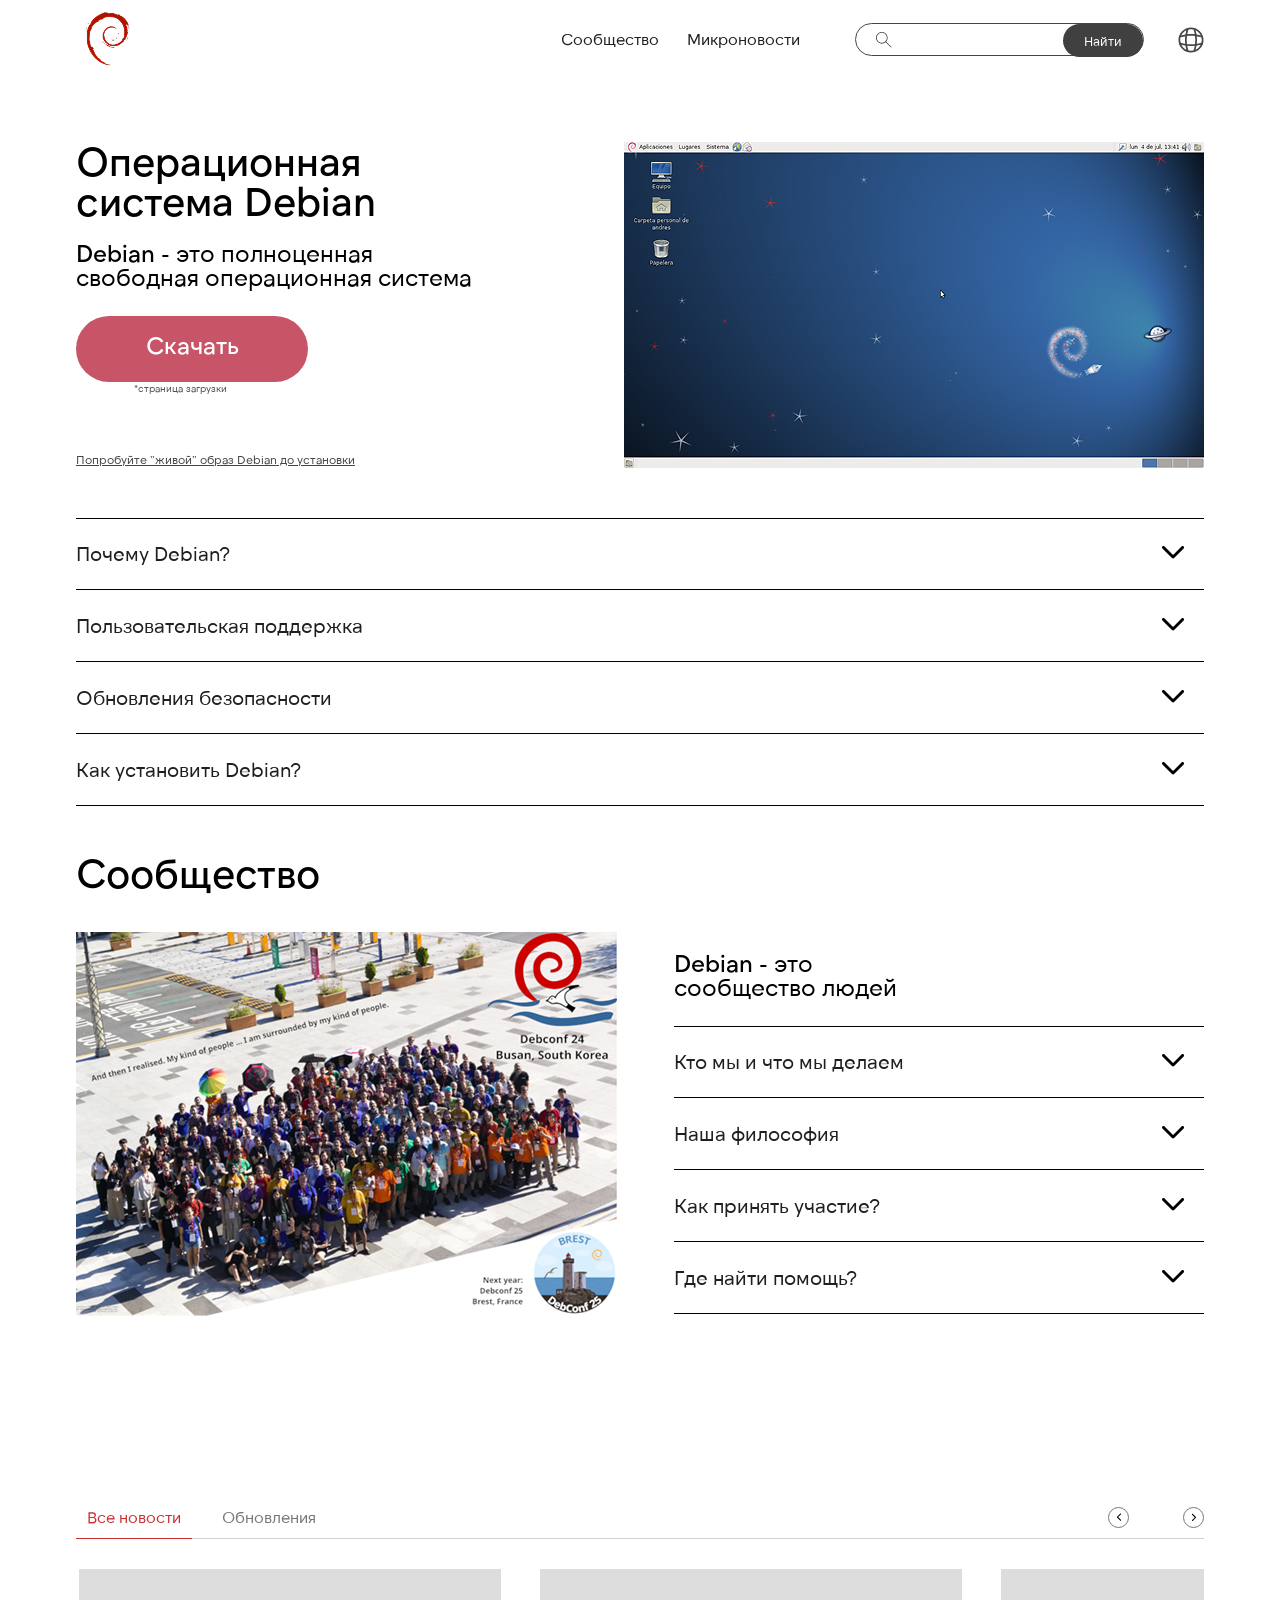
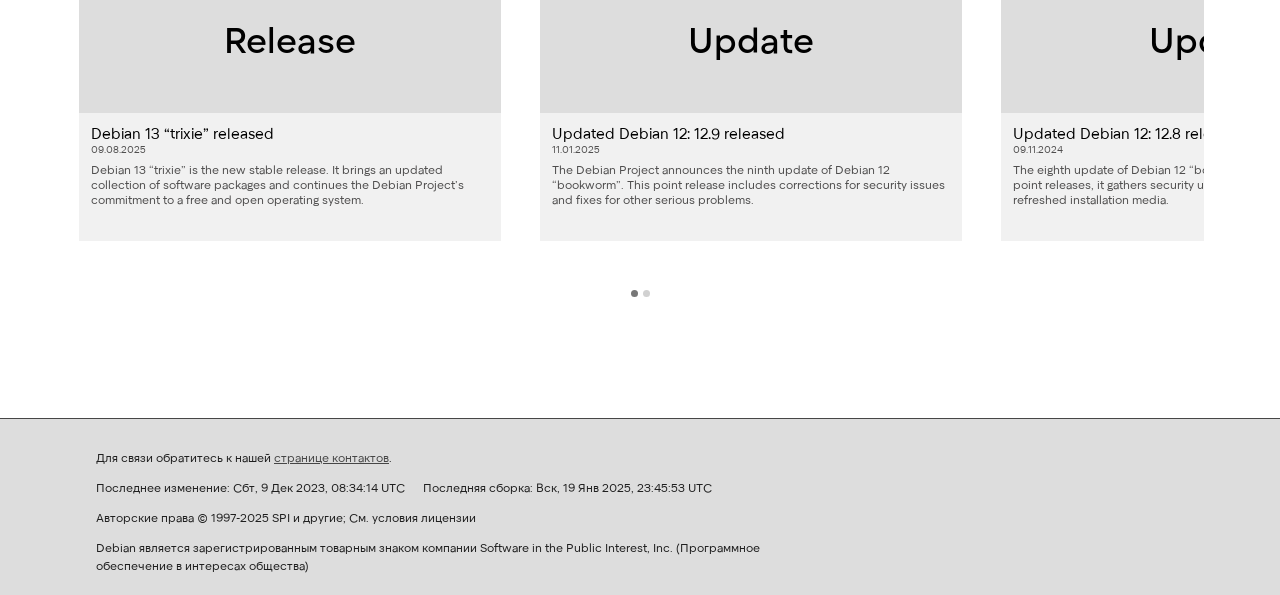
<file: index.html>
<!doctype html>
<html lang="en">

<head>
  <meta charset="UTF-8" />
  <meta name="viewport" content="width=device-width, initial-scale=1.0" />
  <title>Debian</title>
  <link rel="stylesheet" href="css/reset.css">
  <link rel="stylesheet" href="css/font.css">
  <link rel="stylesheet" href="css/style.css">
  <link rel="stylesheet" href="css/moduleWindow.css">
</head>

<body>
  <div class="wrapper">
    <div class="module-window__container"></div>
    <div class="module-window-language__container"></div>
    <header class="header">
      <div class="header-top">
      </div>
      <div class="header-body">
        <div class="container">
          <div class="header-body__inner">
            <div class="header-body__content">
              <h1 class="header-body__title title">Операционная система Debian</h1>
              <p class="header-body__description description"><span>Debian</span> - это полноценная
                свободная операционная система</p>
              <a href="download-page.html" aria-label="download link" class="header-body__download-button button"><span>Скачать</span></a>
              <a class="header-body__link link">Попробуйте ”живой” образ Debian до установки</a>
            </div>
            <div class="header-body__image">
              <img src="images/Debian_6.0.2.1 1.jpg" alt="debian desktop screenshoot">
            </div>
          </div>
        </div>
      </div>
    </header>
    <section class="Main_questions">
      <div class="container">
        <ul class="Accordion">
          <li class="Accordion-iteam">
            <div class="Accordion-iteam__text">
              <div class="Accordion-iteam__name">Почему Debian?</div>
              <p class="Accordion-iteam__decription  ">Debian — стабильная, безопасная и свободная операционная система, которую поддерживает международное сообщество. Она включает тысячи программных пакетов.</p>
            </div>
            <span><svg width="23" height="13" viewBox="0 0 23 13" fill="none" xmlns="http://www.w3.org/2000/svg">
                <path
                  d="M21.6525 2.56066L12.1066 12.1066C11.5208 12.6924 10.571 12.6924 9.98526 12.1066L0.439314 2.56066C-0.146473 1.97487 -0.146473 1.02513 0.439314 0.43934C1.0251 -0.146447 1.97485 -0.146447 2.56063 0.43934L11.0459 8.92462L19.5312 0.43934C20.117 -0.146447 21.0667 -0.146447 21.6525 0.43934C22.2383 1.02513 22.2383 1.97487 21.6525 2.56066Z"
                  fill-rule="evenodd" clip-rule="evenodd" fill="black" />
              </svg>
            </span>
          </li>
          <li class="Accordion-iteam">
            <div class="Accordion-iteam__text">
              <div class="Accordion-iteam__name">Пользовательская поддержка</div>
              <p class="Accordion-iteam__decription  ">Получить помощь можно у сообщества Debian, в документации, списках рассылки и других каналах поддержки.</p>
            </div>
            <span><svg width="23" height="13" viewBox="0 0 23 13" fill="none" xmlns="http://www.w3.org/2000/svg">
                <path
                  d="M21.6525 2.56066L12.1066 12.1066C11.5208 12.6924 10.571 12.6924 9.98526 12.1066L0.439314 2.56066C-0.146473 1.97487 -0.146473 1.02513 0.439314 0.43934C1.0251 -0.146447 1.97485 -0.146447 2.56063 0.43934L11.0459 8.92462L19.5312 0.43934C20.117 -0.146447 21.0667 -0.146447 21.6525 0.43934C22.2383 1.02513 22.2383 1.97487 21.6525 2.56066Z"
                  fill-rule="evenodd" clip-rule="evenodd" fill="black" />
              </svg></span>
          </li>
          <li class="Accordion-iteam">
            <div class="Accordion-iteam__text">
              <div class="Accordion-iteam__name">Обновления безопасности</div>
              <p class="Accordion-iteam__decription  ">Команда безопасности Debian выпускает обновления для стабильных релизов, помогая защитить вашу систему.</p>
            </div>
            <span><svg width="23" height="13" viewBox="0 0 23 13" fill="none" xmlns="http://www.w3.org/2000/svg">
                <path
                  d="M21.6525 2.56066L12.1066 12.1066C11.5208 12.6924 10.571 12.6924 9.98526 12.1066L0.439314 2.56066C-0.146473 1.97487 -0.146473 1.02513 0.439314 0.43934C1.0251 -0.146447 1.97485 -0.146447 2.56063 0.43934L11.0459 8.92462L19.5312 0.43934C20.117 -0.146447 21.0667 -0.146447 21.6525 0.43934C22.2383 1.02513 22.2383 1.97487 21.6525 2.56066Z"
                  fill-rule="evenodd" clip-rule="evenodd" fill="black" />
              </svg></span>
          </li>
          <li class="Accordion-iteam">
            <div class="Accordion-iteam__text">
              <div class="Accordion-iteam__name">Как установить Debian?</div>
              <p class="Accordion-iteam__decription  ">Выберите установочный образ, создайте загрузочную USB-флешку или диск и следуйте инструкциям установщика.</p>
            </div>
            <span><svg width="23" height="13" viewBox="0 0 23 13" fill="none" xmlns="http://www.w3.org/2000/svg">
                <path
                  d="M21.6525 2.56066L12.1066 12.1066C11.5208 12.6924 10.571 12.6924 9.98526 12.1066L0.439314 2.56066C-0.146473 1.97487 -0.146473 1.02513 0.439314 0.43934C1.0251 -0.146447 1.97485 -0.146447 2.56063 0.43934L11.0459 8.92462L19.5312 0.43934C20.117 -0.146447 21.0667 -0.146447 21.6525 0.43934C22.2383 1.02513 22.2383 1.97487 21.6525 2.56066Z"
                  fill-rule="evenodd" clip-rule="evenodd" fill="black" />
              </svg></span>
          </li>
        </ul>
      </div>
    </section>
    <section class="community" id="community">
      <div class="container">
        <h2 class="title">Сообщество</h2>
        <div class="community__inner">
          <div class="community__image">
            <img src="./images/image 1.jpg" alt="debian community">
          </div>
          <div class="community__content">
            <p class="community__description description"><span>Debian</span> - это сообщество людей</p>
            <ul class="community__accordion Accordion">
              <li class="Accordion-iteam">
                <div class="Accordion-iteam__text">
                  <div class="Accordion-iteam__name">Кто мы и что мы делаем</div>
                  <p class="Accordion-iteam__decription  ">Проект Debian — сообщество добровольцев, которые создают и поддерживают операционную систему Debian.</p>
                </div>
                <span><svg width="23" height="13" viewBox="0 0 23 13" fill="none" xmlns="http://www.w3.org/2000/svg">
                    <path
                      d="M21.6525 2.56066L12.1066 12.1066C11.5208 12.6924 10.571 12.6924 9.98526 12.1066L0.439314 2.56066C-0.146473 1.97487 -0.146473 1.02513 0.439314 0.43934C1.0251 -0.146447 1.97485 -0.146447 2.56063 0.43934L11.0459 8.92462L19.5312 0.43934C20.117 -0.146447 21.0667 -0.146447 21.6525 0.43934C22.2383 1.02513 22.2383 1.97487 21.6525 2.56066Z"
                      fill-rule="evenodd" clip-rule="evenodd" fill="black" />
                  </svg>
                </span>
              </li>
              <li class="Accordion-iteam">
                <div class="Accordion-iteam__text">
                  <div class="Accordion-iteam__name">Наша философия</div>
                  <p class="Accordion-iteam__decription  ">Debian поддерживает свободное программное обеспечение, открытость и стабильную систему, создаваемую совместными усилиями.</p>
                </div>
                <span><svg width="23" height="13" viewBox="0 0 23 13" fill="none" xmlns="http://www.w3.org/2000/svg">
                    <path
                      d="M21.6525 2.56066L12.1066 12.1066C11.5208 12.6924 10.571 12.6924 9.98526 12.1066L0.439314 2.56066C-0.146473 1.97487 -0.146473 1.02513 0.439314 0.43934C1.0251 -0.146447 1.97485 -0.146447 2.56063 0.43934L11.0459 8.92462L19.5312 0.43934C20.117 -0.146447 21.0667 -0.146447 21.6525 0.43934C22.2383 1.02513 22.2383 1.97487 21.6525 2.56066Z"
                      fill-rule="evenodd" clip-rule="evenodd" fill="black" />
                  </svg></span>
              </li>
              <li class="Accordion-iteam">
                <div class="Accordion-iteam__text">
                  <div class="Accordion-iteam__name">Как принять участие?</div>
                  <p class="Accordion-iteam__decription  ">Вносите вклад: сообщайте об ошибках, улучшайте документацию, занимайтесь переводом и тестированием или подготовкой программных пакетов.</p>
                </div>
                <span><svg width="23" height="13" viewBox="0 0 23 13" fill="none" xmlns="http://www.w3.org/2000/svg">
                    <path
                      d="M21.6525 2.56066L12.1066 12.1066C11.5208 12.6924 10.571 12.6924 9.98526 12.1066L0.439314 2.56066C-0.146473 1.97487 -0.146473 1.02513 0.439314 0.43934C1.0251 -0.146447 1.97485 -0.146447 2.56063 0.43934L11.0459 8.92462L19.5312 0.43934C20.117 -0.146447 21.0667 -0.146447 21.6525 0.43934C22.2383 1.02513 22.2383 1.97487 21.6525 2.56066Z"
                      fill-rule="evenodd" clip-rule="evenodd" fill="black" />
                  </svg></span>
              </li>
              <li class="Accordion-iteam">
                <div class="Accordion-iteam__text">
                  <div class="Accordion-iteam__name">Где найти помощь?</div>
                  <p class="Accordion-iteam__decription  ">Начните с официальной документации, форумов сообщества, списков рассылки или каналов поддержки Debian.</p>
                </div>
                <span><svg width="23" height="13" viewBox="0 0 23 13" fill="none" xmlns="http://www.w3.org/2000/svg">
                    <path
                      d="M21.6525 2.56066L12.1066 12.1066C11.5208 12.6924 10.571 12.6924 9.98526 12.1066L0.439314 2.56066C-0.146473 1.97487 -0.146473 1.02513 0.439314 0.43934C1.0251 -0.146447 1.97485 -0.146447 2.56063 0.43934L11.0459 8.92462L19.5312 0.43934C20.117 -0.146447 21.0667 -0.146447 21.6525 0.43934C22.2383 1.02513 22.2383 1.97487 21.6525 2.56066Z"
                      fill-rule="evenodd" clip-rule="evenodd" fill="black" />
                  </svg></span>
              </li>
            </ul>
          </div>
        </div>
      </div>
    </section>
    <section class="news" id="news">
      <div class="container">
        <div class="news__slider">
          <div class="news__toolbar">
            <div class="news__tabs">
              <span class="news__tab news__tab--active" id="all-button">Все новости</span>
              <span class="news__tab" id="update-button">Обновления</span>
            </div>
            <div class="news__controls" aria-hidden="true">
              <button class="news__arrow news__arrow--left">
                <svg width="23" height="13" viewBox="0 0 23 13" fill="none" xmlns="http://www.w3.org/2000/svg">
                  <path
                    d="M21.6525 2.56066L12.1066 12.1066C11.5208 12.6924 10.571 12.6924 9.98526 12.1066L0.439314 2.56066C-0.146473 1.97487 -0.146473 1.02513 0.439314 0.43934C1.0251 -0.146447 1.97485 -0.146447 2.56063 0.43934L11.0459 8.92462L19.5312 0.43934C20.117 -0.146447 21.0667 -0.146447 21.6525 0.43934C22.2383 1.02513 22.2383 1.97487 21.6525 2.56066Z"
                    fill-rule="evenodd" clip-rule="evenodd" fill="black" />
                </svg>
              </button>
              <button class="news__arrow news__arrow--right">
                <svg width="23" height="13" viewBox="0 0 23 13" fill="none" xmlns="http://www.w3.org/2000/svg">
                  <path
                    d="M21.6525 2.56066L12.1066 12.1066C11.5208 12.6924 10.571 12.6924 9.98526 12.1066L0.439314 2.56066C-0.146473 1.97487 -0.146473 1.02513 0.439314 0.43934C1.0251 -0.146447 1.97485 -0.146447 2.56063 0.43934L11.0459 8.92462L19.5312 0.43934C20.117 -0.146447 21.0667 -0.146447 21.6525 0.43934C22.2383 1.02513 22.2383 1.97487 21.6525 2.56066Z"
                    fill-rule="evenodd" clip-rule="evenodd" fill="black" />
                </svg>
              </button>
            </div>
          </div>
          <div class="news__viewport">
            <div class="news__track">
              <article class="news__card" id="release">
                <div class="news__card-heading">Release</div>
                <div class="news__card-content">
                  <p class="news__card-title">Debian 13 “trixie” released</p>
                  <time class="news__card-date" datetime="2025-08-09">09.08.2025</time>
                  <p class="news__card-description">Debian 13 “trixie” is the new stable release. It brings an updated
                    collection of software packages and continues the Debian Project’s commitment to a free and open
                    operating system.</p>
                </div>
              </article>
              <article class="news__card" id="update">
                <div class="news__card-heading">Update</div>
                <div class="news__card-content">
                  <p class="news__card-title">Updated Debian 12: 12.9 released</p>
                  <time class="news__card-date" datetime="2025-01-11">11.01.2025</time>
                  <p class="news__card-description">The Debian Project announces the ninth update of Debian 12
                    “bookworm”. This point release includes corrections for security issues and fixes for other serious
                    problems.</p>
                </div>
              </article>
              <article class="news__card" id="update">
                <div class="news__card-heading">Update</div>
                <div class="news__card-content">
                  <p class="news__card-title">Updated Debian 12: 12.8 released</p>
                  <time class="news__card-date" datetime="2024-11-09">09.11.2024</time>
                  <p class="news__card-description">The eighth update of Debian 12 “bookworm” is available. As with
                    other point releases, it gathers security updates and important fixes into refreshed installation
                    media.</p>
                </div>
              </article>
              <article class="news__card" id="update">
                <div class="news__card-heading">Update</div>
                <div class="news__card-content">
                  <p class="news__card-title">Updated Debian 12: 12.7 released</p>
                  <time class="news__card-date" datetime="2024-08-31">31.08.2024</time>
                  <p class="news__card-description">Debian 12.7 refreshes the “bookworm” point release with accumulated
                    fixes. Existing systems can get the corresponding package updates through the usual Debian update
                    process.</p>
                </div>
              </article>
            </div>
          </div>
          <div class="news__pagination" aria-hidden="true">
          </div>
        </div>
      </div>
    </section>
    <footer class="footer">
    </footer>
  </div>
</body>
<script src="https://code.jquery.com/jquery-3.6.0.min.js"></script>
<script src="./js/burgerAction.js"></script>
<script src="./js/modules.js"></script>
<script src="js/main.js"></script>
</html>
</file>
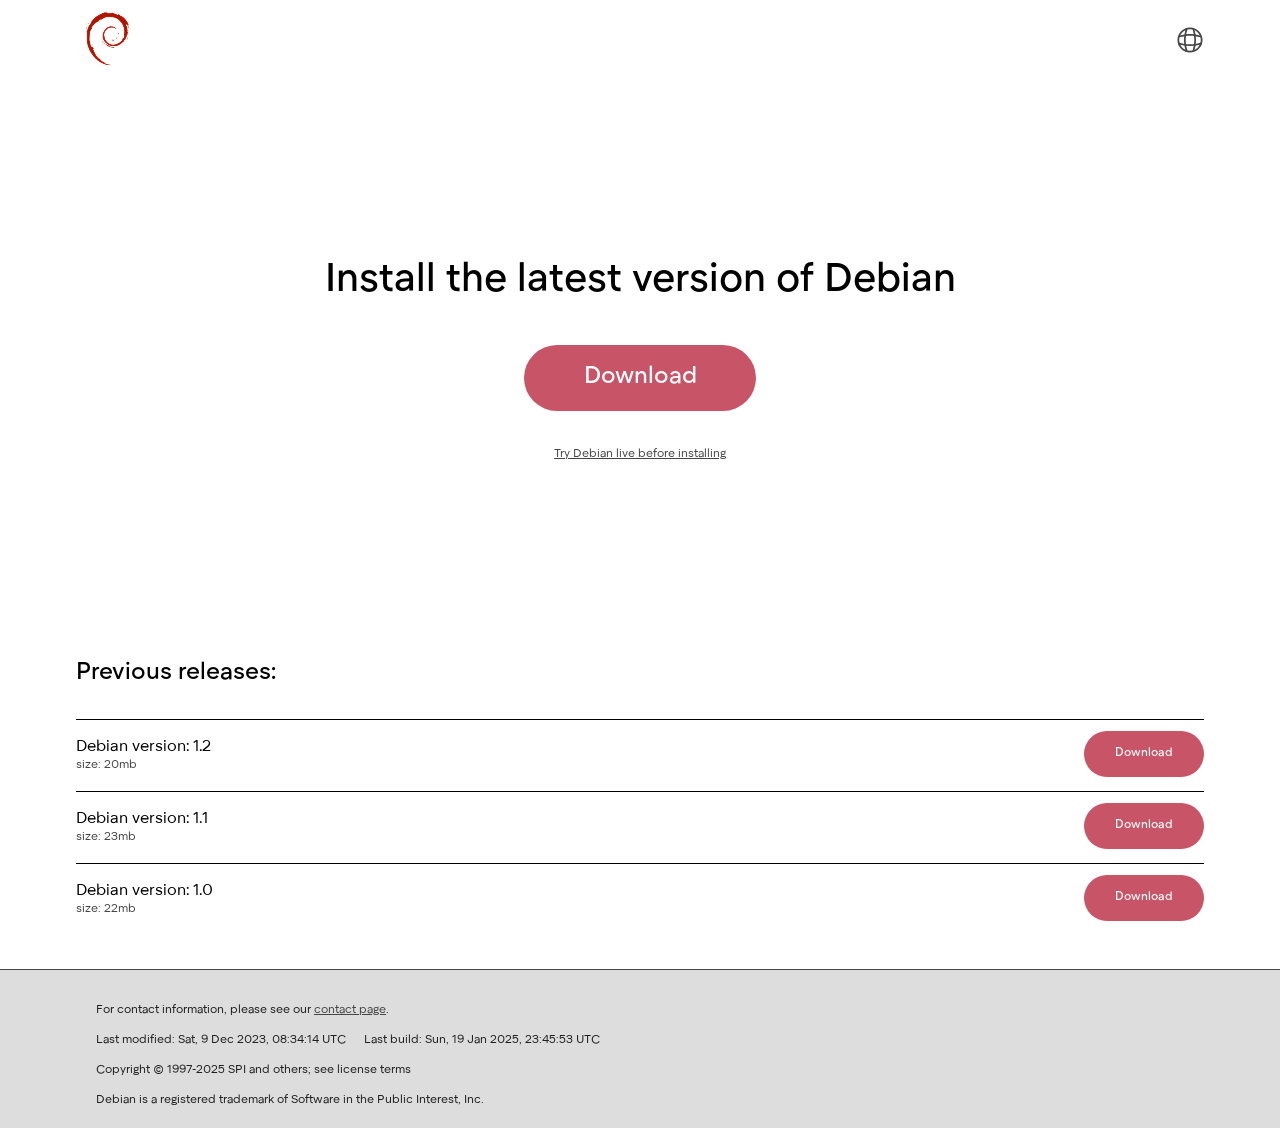
<file: download-page-eng.html>
<!doctype html>
<html lang="en" data-locale="en">

<head>
    <meta charset="UTF-8" />
    <meta name="viewport" content="width=device-width, initial-scale=1.0" />
    <title>Debian</title>
    <link rel="stylesheet" href="css/reset.css">
    <link rel="stylesheet" href="css/font.css">
    <link rel="stylesheet" href="css/style.css">
    <link rel="stylesheet" href="css/moduleWindow.css">
</head>

<body>
    <div class="wrapper">
        <div class="module-window__container"></div>
        <div class="module-window-language__container"></div>
        <header class="header">
            <div class="header-top">
            </div>
        </header>
        <section class="download-page">
            <div class="container">
                <div class="download-page__inner">
                    <h1 class="download-page__title title">Install the latest version of Debian</h1>
                    <a href="#" download="debian.txt"
                        class="download-page__download-button button"><span>Download</span></a>
                    <a class="download-page__link link">Try Debian live before installing</a>
                </div>
            </div>
        </section>
        <section class="prev-releases">
            <div class="container">
                <div class="prev-releases__inner">
                    <h2 class="prev-releases__title title__h2">Previous releases:</h2>
                    <ul class="prev-releases__list">
                    </ul>
                </div>
            </div>
        </section>
        <footer class="footer">
        </footer>
    </div>
</body>
<script src="https://code.jquery.com/jquery-3.6.0.min.js"></script>
<script src="./js/burgerAction.js"></script>
<script src="./js/modules.js"></script>
<script src="./js/appendVersions.js"></script>
<script src="js/download-page.js"></script>

</html>
</file>
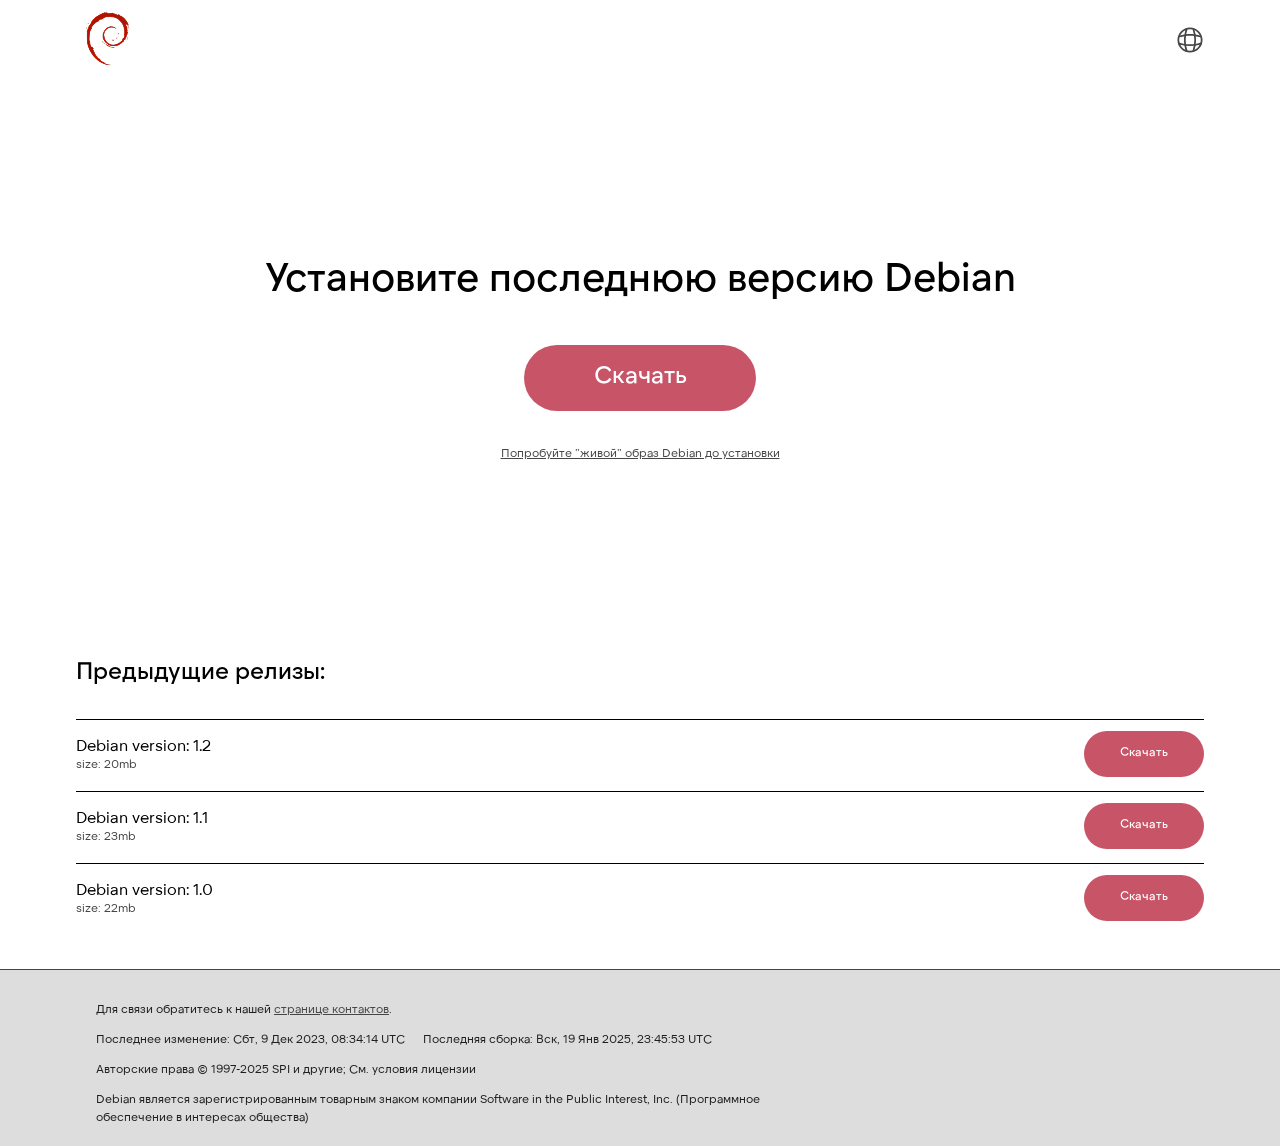
<file: download-page.html>
<!doctype html>
<html lang="ru">

<head>
    <meta charset="UTF-8" />
    <meta name="viewport" content="width=device-width, initial-scale=1.0" />
    <title>Debian</title>
    <link rel="stylesheet" href="css/reset.css">
    <link rel="stylesheet" href="css/font.css">
    <link rel="stylesheet" href="css/style.css">
    <link rel="stylesheet" href="css/moduleWindow.css">
</head>

<body>
    <div class="wrapper">
        <div class="module-window__container"></div>
        <div class="module-window-language__container"></div>
        <header class="header">
            <div class="header-top">
            </div>
        </header>
        <section class="download-page">
            <div class="container">
                <div class="download-page__inner">
                    <h1 class="download-page__title title">Установите последнюю версию Debian</h1>
                    <a href="#" download="debian.txt"
                        class="download-page__download-button button"><span>Скачать</span></a>
                    <a class="download-page__link link">Попробуйте ”живой” образ Debian до установки</a>
                </div>
            </div>
        </section>
        <section class="prev-releases">
            <div class="container">
                <div class="prev-releases__inner">
                    <h2 class="prev-releases__title title__h2">Предыдущие релизы:</h2>
                    <ul class="prev-releases__list">
                    </ul>
                </div>
            </div>
        </section>
        <footer class="footer">
        </footer>
    </div>
</body>
<script src="https://code.jquery.com/jquery-3.6.0.min.js"></script>
<script src="./js/burgerAction.js"></script>
<script src="./js/modules.js"></script>
<script src="./js/appendVersions.js"></script>
<script src="js/download-page.js"></script>

</html>
</file>
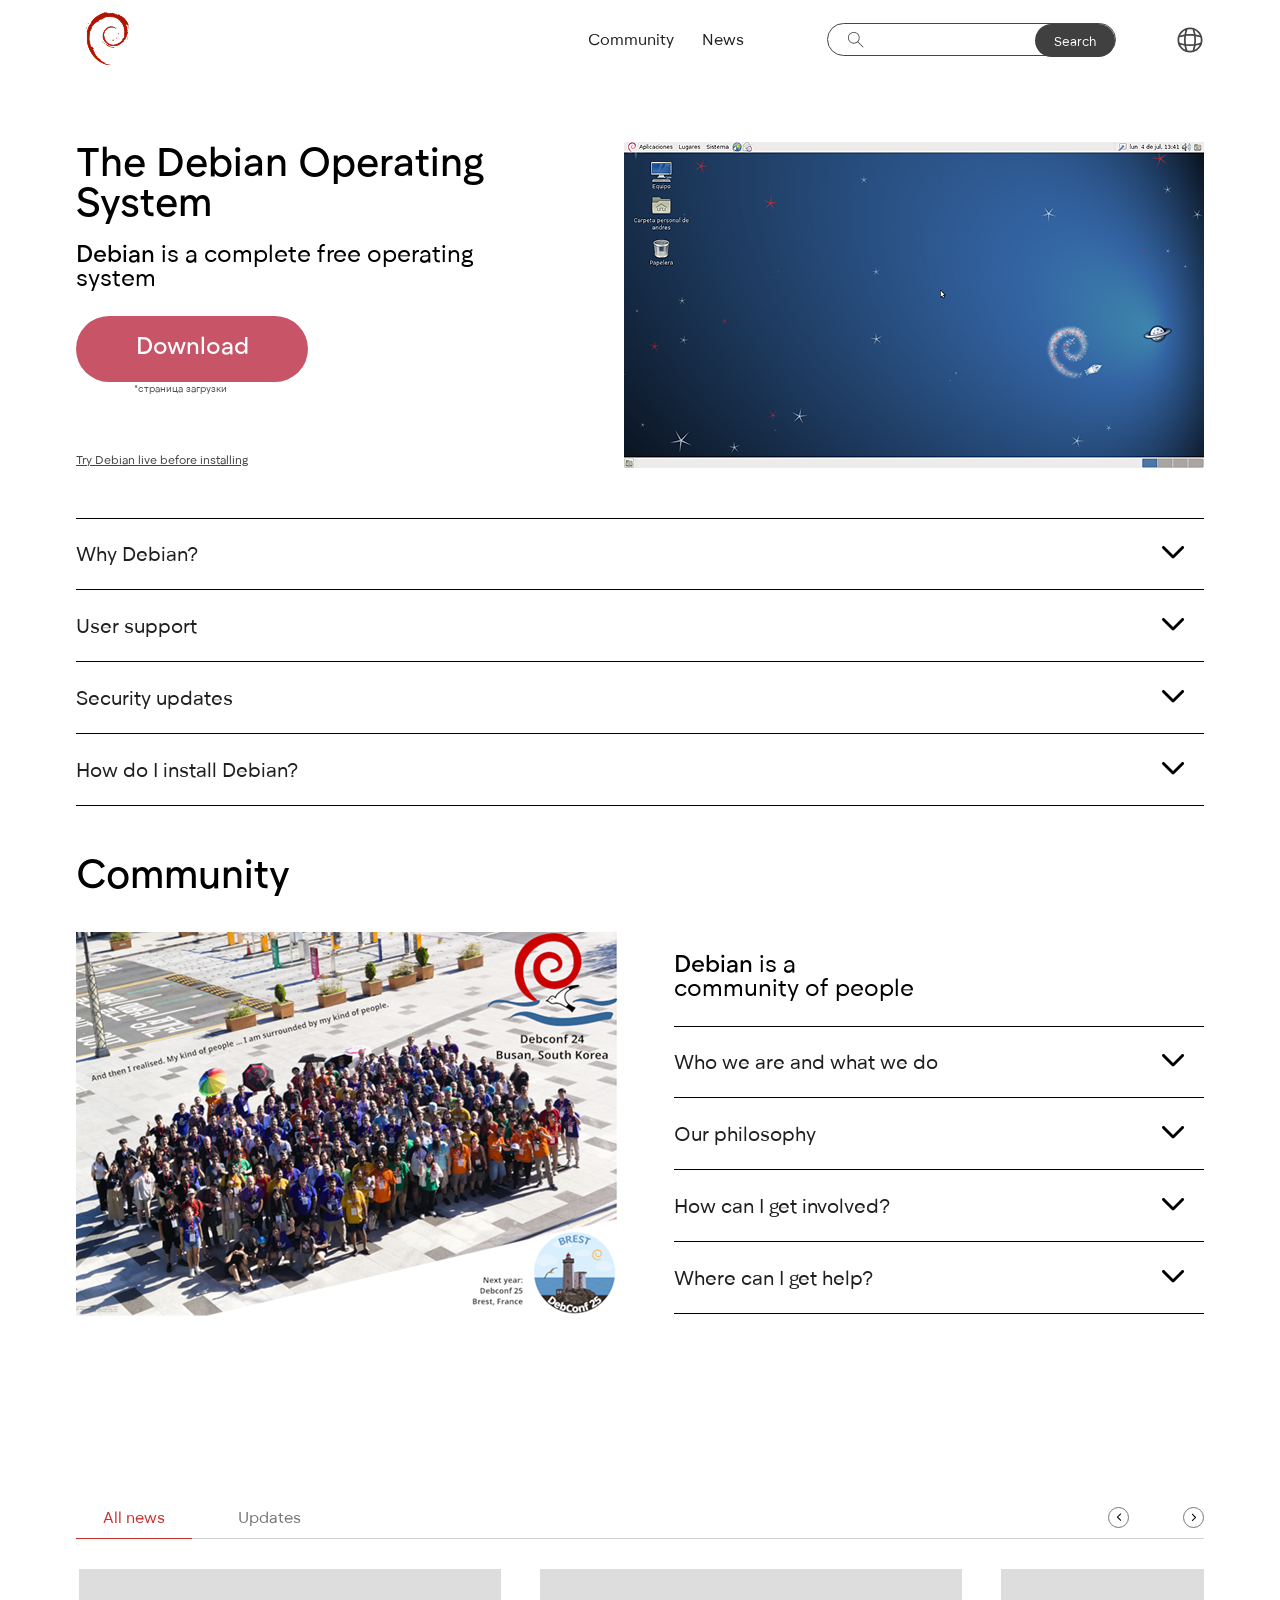
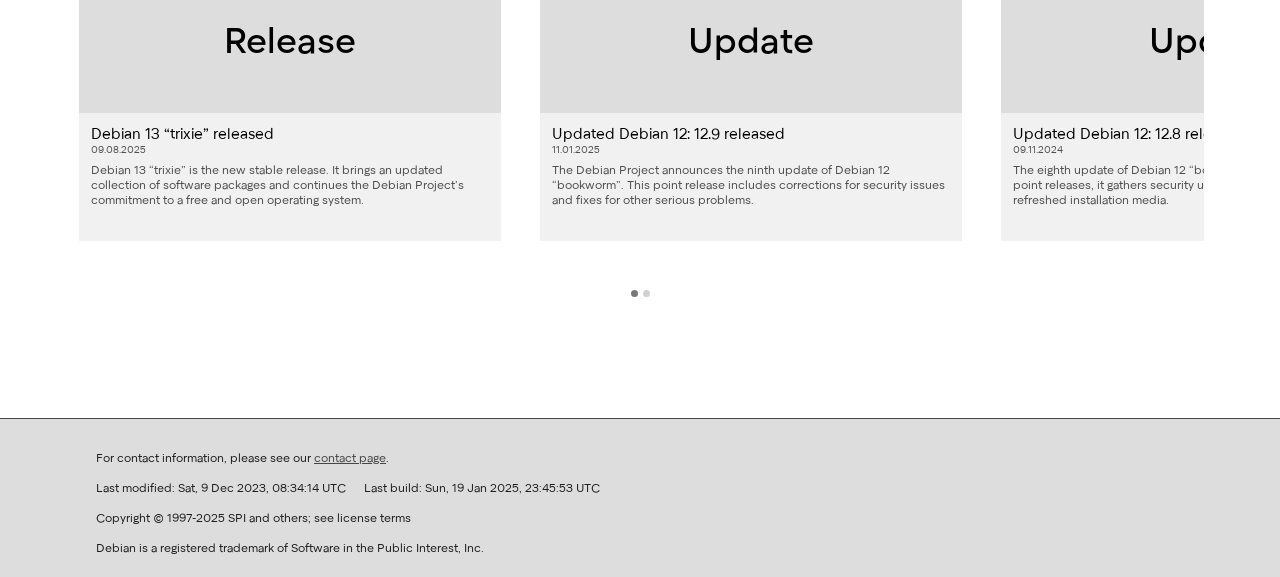
<file: index-eng.html>
<!doctype html>
<html lang="en" data-locale="en">

<head>
  <meta charset="UTF-8" />
  <meta name="viewport" content="width=device-width, initial-scale=1.0" />
  <title>Debian</title>
  <link rel="stylesheet" href="css/reset.css">
  <link rel="stylesheet" href="css/font.css">
  <link rel="stylesheet" href="css/style.css">
  <link rel="stylesheet" href="css/moduleWindow.css">
</head>

<body>
  <div class="wrapper">
    <div class="module-window__container"></div>
    <div class="module-window-language__container"></div>
    <header class="header">
      <div class="header-top">
      </div>
      <div class="header-body">
        <div class="container">
          <div class="header-body__inner">
            <div class="header-body__content">
              <h1 class="header-body__title title">The Debian Operating System</h1>
              <p class="header-body__description description"><span>Debian</span> is a complete
                free operating system</p>
              <a href="download-page-eng.html" aria-label="Download link" class="header-body__download-button button"><span>Download</span></a>
              <a class="header-body__link link">Try Debian live before installing</a>
            </div>
            <div class="header-body__image">
              <img src="images/Debian_6.0.2.1 1.jpg" alt="">
            </div>
          </div>
        </div>
      </div>
    </header>
    <section class="Main_questions">
      <div class="container">
        <ul class="Accordion">
          <li class="Accordion-iteam">
            <div class="Accordion-iteam__text">
              <div class="Accordion-iteam__name">Why Debian?</div>
              <p class="Accordion-iteam__decription  ">Debian is a stable, secure, and free operating system, supported by a global community and offering thousands of software packages.</p>
            </div>
            <span><svg width="23" height="13" viewBox="0 0 23 13" fill="none" xmlns="http://www.w3.org/2000/svg">
                <path
                  d="M21.6525 2.56066L12.1066 12.1066C11.5208 12.6924 10.571 12.6924 9.98526 12.1066L0.439314 2.56066C-0.146473 1.97487 -0.146473 1.02513 0.439314 0.43934C1.0251 -0.146447 1.97485 -0.146447 2.56063 0.43934L11.0459 8.92462L19.5312 0.43934C20.117 -0.146447 21.0667 -0.146447 21.6525 0.43934C22.2383 1.02513 22.2383 1.97487 21.6525 2.56066Z"
                  fill-rule="evenodd" clip-rule="evenodd" fill="black" />
              </svg>
            </span>
          </li>
          <li class="Accordion-iteam">
            <div class="Accordion-iteam__text">
              <div class="Accordion-iteam__name">User support</div>
              <p class="Accordion-iteam__decription  ">Find help through the Debian community, documentation, mailing lists, and support channels.</p>
            </div>
            <span><svg width="23" height="13" viewBox="0 0 23 13" fill="none" xmlns="http://www.w3.org/2000/svg">
                <path
                  d="M21.6525 2.56066L12.1066 12.1066C11.5208 12.6924 10.571 12.6924 9.98526 12.1066L0.439314 2.56066C-0.146473 1.97487 -0.146473 1.02513 0.439314 0.43934C1.0251 -0.146447 1.97485 -0.146447 2.56063 0.43934L11.0459 8.92462L19.5312 0.43934C20.117 -0.146447 21.0667 -0.146447 21.6525 0.43934C22.2383 1.02513 22.2383 1.97487 21.6525 2.56066Z"
                  fill-rule="evenodd" clip-rule="evenodd" fill="black" />
              </svg></span>
          </li>
          <li class="Accordion-iteam">
            <div class="Accordion-iteam__text">
              <div class="Accordion-iteam__name">Security updates</div>
              <p class="Accordion-iteam__decription  ">The Debian Security Team provides updates for stable releases to help keep your system protected.</p>
            </div>
            <span><svg width="23" height="13" viewBox="0 0 23 13" fill="none" xmlns="http://www.w3.org/2000/svg">
                <path
                  d="M21.6525 2.56066L12.1066 12.1066C11.5208 12.6924 10.571 12.6924 9.98526 12.1066L0.439314 2.56066C-0.146473 1.97487 -0.146473 1.02513 0.439314 0.43934C1.0251 -0.146447 1.97485 -0.146447 2.56063 0.43934L11.0459 8.92462L19.5312 0.43934C20.117 -0.146447 21.0667 -0.146447 21.6525 0.43934C22.2383 1.02513 22.2383 1.97487 21.6525 2.56066Z"
                  fill-rule="evenodd" clip-rule="evenodd" fill="black" />
              </svg></span>
          </li>
          <li class="Accordion-iteam">
            <div class="Accordion-iteam__text">
              <div class="Accordion-iteam__name">How do I install Debian?</div>
              <p class="Accordion-iteam__decription  ">Choose an installation image, create a bootable USB drive or disc, and follow the installer instructions.</p>
            </div>
            <span><svg width="23" height="13" viewBox="0 0 23 13" fill="none" xmlns="http://www.w3.org/2000/svg">
                <path
                  d="M21.6525 2.56066L12.1066 12.1066C11.5208 12.6924 10.571 12.6924 9.98526 12.1066L0.439314 2.56066C-0.146473 1.97487 -0.146473 1.02513 0.439314 0.43934C1.0251 -0.146447 1.97485 -0.146447 2.56063 0.43934L11.0459 8.92462L19.5312 0.43934C20.117 -0.146447 21.0667 -0.146447 21.6525 0.43934C22.2383 1.02513 22.2383 1.97487 21.6525 2.56066Z"
                  fill-rule="evenodd" clip-rule="evenodd" fill="black" />
              </svg></span>
          </li>
        </ul>
      </div>
    </section>
    <section class="community" id="community">
      <div class="container">
        <h2 class="title">Community</h2>
        <div class="community__inner">
          <div class="community__image">
            <img src="./images/image 1.jpg" alt="debian community">
          </div>
          <div class="community__content">
            <p class="community__description description"><span>Debian</span> is a community of people</p>
            <ul class="community__accordion Accordion">
              <li class="Accordion-iteam">
                <div class="Accordion-iteam__text">
                  <div class="Accordion-iteam__name">Who we are and what we do</div>
                  <p class="Accordion-iteam__decription  ">The Debian Project is a community of volunteers who build and maintain the Debian operating system.</p>
                </div>
                <span><svg width="23" height="13" viewBox="0 0 23 13" fill="none" xmlns="http://www.w3.org/2000/svg">
                    <path
                      d="M21.6525 2.56066L12.1066 12.1066C11.5208 12.6924 10.571 12.6924 9.98526 12.1066L0.439314 2.56066C-0.146473 1.97487 -0.146473 1.02513 0.439314 0.43934C1.0251 -0.146447 1.97485 -0.146447 2.56063 0.43934L11.0459 8.92462L19.5312 0.43934C20.117 -0.146447 21.0667 -0.146447 21.6525 0.43934C22.2383 1.02513 22.2383 1.97487 21.6525 2.56066Z"
                      fill-rule="evenodd" clip-rule="evenodd" fill="black" />
                  </svg>
                </span>
              </li>
              <li class="Accordion-iteam">
                <div class="Accordion-iteam__text">
                  <div class="Accordion-iteam__name">Our philosophy</div>
                  <p class="Accordion-iteam__decription  ">Debian is committed to free software, openness, and a stable system built through collaborative development.</p>
                </div>
                <span><svg width="23" height="13" viewBox="0 0 23 13" fill="none" xmlns="http://www.w3.org/2000/svg">
                    <path
                      d="M21.6525 2.56066L12.1066 12.1066C11.5208 12.6924 10.571 12.6924 9.98526 12.1066L0.439314 2.56066C-0.146473 1.97487 -0.146473 1.02513 0.439314 0.43934C1.0251 -0.146447 1.97485 -0.146447 2.56063 0.43934L11.0459 8.92462L19.5312 0.43934C20.117 -0.146447 21.0667 -0.146447 21.6525 0.43934C22.2383 1.02513 22.2383 1.97487 21.6525 2.56066Z"
                      fill-rule="evenodd" clip-rule="evenodd" fill="black" />
                  </svg></span>
              </li>
              <li class="Accordion-iteam">
                <div class="Accordion-iteam__text">
                  <div class="Accordion-iteam__name">How can I get involved?</div>
                  <p class="Accordion-iteam__decription  ">Contribute by reporting bugs, improving documentation, translating, testing, or packaging software.</p>
                </div>
                <span><svg width="23" height="13" viewBox="0 0 23 13" fill="none" xmlns="http://www.w3.org/2000/svg">
                    <path
                      d="M21.6525 2.56066L12.1066 12.1066C11.5208 12.6924 10.571 12.6924 9.98526 12.1066L0.439314 2.56066C-0.146473 1.97487 -0.146473 1.02513 0.439314 0.43934C1.0251 -0.146447 1.97485 -0.146447 2.56063 0.43934L11.0459 8.92462L19.5312 0.43934C20.117 -0.146447 21.0667 -0.146447 21.6525 0.43934C22.2383 1.02513 22.2383 1.97487 21.6525 2.56066Z"
                      fill-rule="evenodd" clip-rule="evenodd" fill="black" />
                  </svg></span>
              </li>
              <li class="Accordion-iteam">
                <div class="Accordion-iteam__text">
                  <div class="Accordion-iteam__name">Where can I get help?</div>
                  <p class="Accordion-iteam__decription  ">Start with the official documentation, community forums, mailing lists, or Debian support channels.</p>
                </div>
                <span><svg width="23" height="13" viewBox="0 0 23 13" fill="none" xmlns="http://www.w3.org/2000/svg">
                    <path
                      d="M21.6525 2.56066L12.1066 12.1066C11.5208 12.6924 10.571 12.6924 9.98526 12.1066L0.439314 2.56066C-0.146473 1.97487 -0.146473 1.02513 0.439314 0.43934C1.0251 -0.146447 1.97485 -0.146447 2.56063 0.43934L11.0459 8.92462L19.5312 0.43934C20.117 -0.146447 21.0667 -0.146447 21.6525 0.43934C22.2383 1.02513 22.2383 1.97487 21.6525 2.56066Z"
                      fill-rule="evenodd" clip-rule="evenodd" fill="black" />
                  </svg></span>
              </li>
            </ul>
          </div>
        </div>
      </div>
    </section>
    <section class="news" id="news">
      <div class="container">
        <div class="news__slider">
          <div class="news__toolbar">
            <div class="news__tabs">
              <span class="news__tab news__tab--active" id="all-button">All news</span>
              <span class="news__tab" id="update-button">Updates</span>
            </div>
            <div class="news__controls" aria-hidden="true">
              <button class="news__arrow news__arrow--left">
                <svg width="23" height="13" viewBox="0 0 23 13" fill="none" xmlns="http://www.w3.org/2000/svg">
                  <path
                    d="M21.6525 2.56066L12.1066 12.1066C11.5208 12.6924 10.571 12.6924 9.98526 12.1066L0.439314 2.56066C-0.146473 1.97487 -0.146473 1.02513 0.439314 0.43934C1.0251 -0.146447 1.97485 -0.146447 2.56063 0.43934L11.0459 8.92462L19.5312 0.43934C20.117 -0.146447 21.0667 -0.146447 21.6525 0.43934C22.2383 1.02513 22.2383 1.97487 21.6525 2.56066Z"
                    fill-rule="evenodd" clip-rule="evenodd" fill="black" />
                </svg>
              </button>
              <button class="news__arrow news__arrow--right">
                <svg width="23" height="13" viewBox="0 0 23 13" fill="none" xmlns="http://www.w3.org/2000/svg">
                  <path
                    d="M21.6525 2.56066L12.1066 12.1066C11.5208 12.6924 10.571 12.6924 9.98526 12.1066L0.439314 2.56066C-0.146473 1.97487 -0.146473 1.02513 0.439314 0.43934C1.0251 -0.146447 1.97485 -0.146447 2.56063 0.43934L11.0459 8.92462L19.5312 0.43934C20.117 -0.146447 21.0667 -0.146447 21.6525 0.43934C22.2383 1.02513 22.2383 1.97487 21.6525 2.56066Z"
                    fill-rule="evenodd" clip-rule="evenodd" fill="black" />
                </svg>
              </button>
            </div>
          </div>
          <div class="news__viewport">
            <div class="news__track">
              <article class="news__card" id="release">
                <div class="news__card-heading">Release</div>
                <div class="news__card-content">
                  <p class="news__card-title">Debian 13 “trixie” released</p>
                  <time class="news__card-date" datetime="2025-08-09">09.08.2025</time>
                  <p class="news__card-description">Debian 13 “trixie” is the new stable release. It brings an updated
                    collection of software packages and continues the Debian Project’s commitment to a free and open
                    operating system.</p>
                </div>
              </article>
              <article class="news__card" id="update">
                <div class="news__card-heading">Update</div>
                <div class="news__card-content">
                  <p class="news__card-title">Updated Debian 12: 12.9 released</p>
                  <time class="news__card-date" datetime="2025-01-11">11.01.2025</time>
                  <p class="news__card-description">The Debian Project announces the ninth update of Debian 12
                    “bookworm”. This point release includes corrections for security issues and fixes for other serious
                    problems.</p>
                </div>
              </article>
              <article class="news__card" id="update">
                <div class="news__card-heading">Update</div>
                <div class="news__card-content">
                  <p class="news__card-title">Updated Debian 12: 12.8 released</p>
                  <time class="news__card-date" datetime="2024-11-09">09.11.2024</time>
                  <p class="news__card-description">The eighth update of Debian 12 “bookworm” is available. As with
                    other point releases, it gathers security updates and important fixes into refreshed installation
                    media.</p>
                </div>
              </article>
              <article class="news__card" id="update">
                <div class="news__card-heading">Update</div>
                <div class="news__card-content">
                  <p class="news__card-title">Updated Debian 12: 12.7 released</p>
                  <time class="news__card-date" datetime="2024-08-31">31.08.2024</time>
                  <p class="news__card-description">Debian 12.7 refreshes the “bookworm” point release with accumulated
                    fixes. Existing systems can get the corresponding package updates through the usual Debian update
                    process.</p>
                </div>
              </article>
            </div>
          </div>
          <div class="news__pagination" aria-hidden="true">
          </div>
        </div>
      </div>
    </section>
    <footer class="footer">
    </footer>
  </div>
</body>
<script src="https://code.jquery.com/jquery-3.6.0.min.js"></script>
<script src="./js/burgerAction.js"></script>
<script src="./js/modules.js"></script>
<script src="js/main.js"></script>
</html>
</file>
<file: css/font.css>
@font-face {
    font-family: NTSomicMedium;
    src: local('NTSomic-Medium'),
        url('../fonts/NTSomic-Medium.woff2') format('woff2');
    font-style: normal;
    font-display: swap;
}

@font-face {
    font-family: NTSomicRegular;
    src: local('NTSomic-Regular'),
        url('../fonts/NTSomic-Regular.woff2') format('woff2');
    font-style: normal;
    font-display: swap;
}
</file>
<file: css/style.css>
html,
body {
    font-size: 16px;
    font-family: 'NTSomicRegular', sans-serif;
    color: #1F1F1F;
}

.wrapper {
    min-height: 100%;
    width: 100%;
    overflow: hidden;
}

.container {
    max-width: 1164px;
    padding: 0 18px;
    margin: 0 auto;
    height: 100%;
}

.header-top__mobile-menu {
    display: none;
}

.burger-menu__container {
    cursor: pointer;
    width: 24px;
    height: 16px;
    display: none;
    align-items: center;
    position: absolute;
    top: 30px;
    left: 30px;
    z-index: 2;
}

.burger-menu__element {
    display: block;
    background-color: #000;
    height: 2px;
    width: 24px;
    border-radius: 20px;
    position: relative;
    z-index: 1;
    opacity: 100%;
    transition: background-color 0.2s ease;
}

.burger-menu__element::before,
.burger-menu__element::after {
    content: '';
    display: block;
    background-color: #000;
    height: 2px;
    width: 24px;
    border-radius: 20px;
    position: absolute;
    left: 0;
    transition: transform 0.2s ease, top 0.2s ease;
}

.burger-menu__element::before {
    top: -5px;
}

.burger-menu__element::after {
    top: 5px;
}

.burger-menu__container.burgerMenuOpen .burger-menu__element {
    background-color: transparent;
}

.burger-menu__container.burgerMenuOpen .burger-menu__element::before {
    top: 0;
    transform: rotate(45deg);
}

.burger-menu__container.burgerMenuOpen .burger-menu__element::after {
    top: 0;
    transform: rotate(-45deg);
}

.header-top__mobile-menu__container {
    display: block;
    max-width: 400px;
    height: 100%;
    background-color: #fff;
    position: absolute;
    z-index: 1;
}


.burger-menu-bg {
    background-color: #ffffff;
    width: 60px;
    height: 60px;
    border-radius: 20px;
    position: absolute;
    top: 50%;
    left: 50%;
    z-index: 0;
    transform: translate(-50%, -50%);
    box-shadow: 0 2px 8px rgba(0, 0, 0, 0.25);
}

/* -----------------------header-top--------------------- */

.change-language__button {
    background: none;
    display: flex;
    align-items: center;
}

.header {
    margin-top: 12px;
}

.header-top {}

.header-top__inner {
    display: flex;
    align-items: center;
    justify-content: space-between;
}

.debian-logo {
    margin-right: 420px;
    margin-left: 0;
}

.header-top__nav {}

.nav-list {
    display: flex;
    column-gap: 28px;
    margin-right: 55px;
}

.nav-list__item {}

.search-bar {
    border: 1px solid #464646;
    border-radius: 17px;
    min-width: 289px;
    height: 33px;
    background: none;
    position: relative;
    white-space: nowrap;
}

.search-bar__button {
    position: absolute;
    border-radius: 17px;
    width: 80px;
    height: 33px;
    background: #404040;
    text-align: center;
    display: flex;
    align-items: center;
    justify-content: center;
    top: 0;
    right: 0;
    color: #fff;
}

.search-bar svg {
    position: absolute;
    top: 0;
    left: 20px;
    transform: translateY(50%);
}

.search {
    position: absolute;
    top: 0;
    left: 50px;
    width: 50%;
    height: 100%;
    border-radius: 17px;
}

input[type="search"]::-webkit-search-cancel-button {
    display: none;
}

.change-language__icon {
    margin-left: 33px;
}

/* ----------------------------header-body-------------------------------- */

.header-body {
    margin-top: 75px;
}

.header-body__inner {
    display: flex;
}

.header-body__content {
    margin-right: 123px;
}

.header-body__title {
    margin-bottom: 20px;
}

.title {
    font-family: 'NTSomicMedium', sans-serif;
    font-weight: 500;
    font-size: 40px;
    color: #000;
}

.description {
    font-family: 'NTSomicRegular', sans-serif;
    font-weight: 500;
    font-size: 24px;
    color: #000;
}

.description span {
    font-family: 'NTSomicMedium', sans-serif;
    font-weight: 500;
    font-size: 24px;
    color: #000;
}


.button {
    display: block;
    border-radius: 40px;
    width: 232px;
    height: 66px;
    background: #c75467;
    font-family: 'NTSomicMedium', sans-serif;
    font-weight: 500;
    font-size: 24px;
    color: #fff;
    transition: all 0.3s;
    position: relative;
}

.header-body__download-button {
    margin-top: 26px;
    position: relative;
}

.button:hover {
    box-shadow: 0 0 8px 1px #c75467;
    transform: translateY(-2px);
}

.button span {
    position: absolute;
    top: 46%;
    left: 50%;
    transform: translate(-50%, -50%);
}

.header-body__download-button::after {
    content: "*страница загрузки";
    position: absolute;
    top: 68px;
    left: 25%;
    font-family: 'NTSomicRegular', sans-serif;
    font-weight: 400;
    font-size: 10px;
    color: #505050;
}


.link {
    display: block;
    font-size: 12px;
    text-decoration: underline;
    color: #464646;
    cursor: pointer;
}


.header-body__link {
    margin-top: 72px;
}



.header-body__image {}


/* --------------------------main-questions------------------------------- */

.Main_questions {
    margin-top: 75px;
}

/* -----------------------------Accordion---------------------------------- */

.Accordion {}

.Accordion-iteam {
    display: flex;
    justify-content: space-between;
    align-items: center;
    position: relative;
    margin-top: 52px;
    display: flex;
    cursor: pointer;
}

.Accordion-iteam:first-child::before {
    content: "";
    display: block;
    height: 1px;
    width: 100%;
    background-color: #000;
    position: absolute;
    top: -26px;
}


.Accordion-iteam span {
    margin-right: 19px;
}

.Accordion-iteam::after {
    content: "";
    display: block;
    height: 1px;
    width: 100%;
    background-color: #000;
    position: absolute;
    bottom: -26px;
}

.Accordion-iteam__name {
    font-size: 20px;
}

.Accordion-iteam__decription {
    font-size: 16px;
    max-width: 920px;
    margin-top: 16px;
    display: none;
}

/* .invisible{
    display: none;
} */

.Accordion-iteam__text {
    display: flex;
    flex-direction: column;
}

.arrow-icon--active {
    transform: rotate(180deg);
}


/*------------------------------community---------------------------------- */

.community {
    margin-top: 74px;
}

.community__inner {
    margin-top: 38px;
    display: flex;
    column-gap: 56px;
}

.community__image {
    margin-bottom: 120px;
}

.community__content {
    width: 100%;
    margin-top: 20px;
}

.community__description {
    max-width: 240px;
}

.description {}

.community__accordion {}

.Accordion {}

.Accordion-iteam {}

.Accordion-iteam__text {}

.Accordion-iteam__name {}

.Accordion-iteam__decription {}

/*-----------------------------------news-----------------------------------*/

.news {
    margin-top: 74px;
    margin-bottom: 120px;
}

.news__slider {
    position: relative;
}

.news__toolbar {}

.news__tabs {
    display: flex;
    column-gap: 19px;
    position: relative;
    width: 100%;
    height: 28px;
}

.news__tabs::before {
    content: "";
    position: absolute;
    top: 28px;
    width: 100%;
    height: 1px;
    background-color: #d1d1d1;
}

.news__tab {
    position: relative;
    display: flex;
    align-items: flex-start;
    justify-content: center;
    width: 116px;
    color: #777;
    font-size: 16px;
    white-space: nowrap;
    cursor: pointer;
}

.news__tab::after {
    content: "";
    position: absolute;
    right: 0;
    left: 0;
    bottom: -1px;
    height: 1px;
    background-color: #d1d1d1;
}

.news__tab--active {
    color: #cc2f2f;
}

.news__tab--active::after {
    background-color: #cc2f2f;
}

.news__controls {
    position: absolute;
    top: -5px;
    right: 0;
    display: flex;
    align-items: center;
    justify-content: space-between;
    width: 96px;
    height: 25px;
}

.news__arrow {
    display: flex;
    align-items: center;
    justify-content: center;
    width: 21px;
    height: 21px;
    border: 1px solid #777;
    border-radius: 50%;
    background: none;
}

.news__arrow svg {
    width: 8px;
    height: auto;
}

.news__arrow--left svg {
    transform: rotate(90deg);
}

.news__arrow--right svg {
    transform: rotate(-90deg);
}

.news__viewport {
    overflow: hidden;
    margin-top: 31px;
}

.news__track {
    display: flex;
    gap: 39px;
    width: max-content;
    padding: 0 3px;
    transition: all 0.64s;
}

.news__card {
    flex: 0 0 422px;
    width: 422px;
    height: 272px;
    background-color: #f1f1f1;
}

.news__card-heading {
    display: flex;
    align-items: center;
    justify-content: center;
    height: 144px;
    background-color: #ddd;
    color: #000;
    font-family: 'NTSomicMedium', sans-serif;
    font-size: 36px;
}

.news__card-content {
    padding: 12px;
}

.news__card-title {
    margin-bottom: 1px;
    color: #000;
    font-size: 15px;
    line-height: 18px;
}

.news__card-date {
    display: block;
    color: #4f4e4e;
    font-size: 10px;
    line-height: 12px;
}

.news__card-description {
    margin-top: 7px;
    color: #4f4e4e;
    font-size: 12px;
    line-height: 15px;
}

.news__pagination {
    display: flex;
    justify-content: center;
    gap: 5px;
    margin: 49px auto 0;
    width: max-content;
    height: 8px;
}

.news__dot {
    flex: 0 0 7px;
    width: 7px;
    height: 7px;
    border-radius: 50%;
    background-color: #d1d1d1;
}

.news__dot--active {
    background-color: #777;
}

.not-active {
    pointer-events: none;
}

/* ---------------------------footer----------------------------- */

.footer {
    border-top: 1px solid;
    border-color: #464646;
    background-color: #DDDDDD;
    height: 100%;
}

.container {}

.footer__inner {
    margin-top: 10px;
    display: flex;
    flex-direction: column;
    row-gap: 12px;
    padding: 20px;
}

.footer__row {
    display: flex;
    gap: 18px;
    font-size: 12px;
    max-width: 700px;
    line-height: 18px;
}

.footer__row span a {
    text-decoration: underline;
    color: #464646;
    cursor: pointer;
}


/* ------------------------------download-page----------------------------------- */


.download-page {}

.download-page__inner {
    display: flex;
    flex-direction: column;
    align-items: center;
    justify-content: center;
    margin-top: 190px;
}

.download-page__title {
    text-align: center;
}

.download-page__download-button {
    margin-top: 48px;
}

.download-page__link {
    margin-top: 36px;
}

.prev-releases {
    margin-top: 200px;
}

.prev-releases__inner {}

.prev-releases__title {
    font-family: 'NTSomicMedium', sans-serif;
    font-size: 24px;
    color: #000;
    margin-bottom: 48px;
}

.title__h2 {}

.prev-releases__list {
    margin-bottom: 48px;
}

.prev-releases__list-iteam {
    display: flex;
    justify-content: space-between;
    position: relative;
    margin-bottom: 26px;
    align-items: center;
}

.prev-releases__text {}

.prev-releases__list-iteam__name {
    font-size: 16px;
    color: #000;
}

.prev-releases__list-iteam__size {
    margin-top: 4px;
    font-size: 12px;
    color: #464646;
}

.prev-releases__download-button {
    width: 120px;
    height: 46px;
    font-size: 12px;
}


.prev-releases__list-iteam:before {
    content: "";
    display: block;
    height: 1px;
    width: 100%;
    background-color: #000;
    position: absolute;
    top: -12px;
}


/* -------------------------------------------------------------------------------- */

@media (max-width: 1225px) {
    .debian-logo {
        margin-right: 0;
    }

    .header-top {
        align-items: center;
        justify-content: center;
    }

    /* ------------------------------------ */
}


@media (max-width: 1024px) {
    .header-body__download-button {
        display: block;
        margin: 72px auto 0 auto;
        text-align: center;
    }

    .header-top__nav {
        display: none;
    }

    .header-body__inner {
        flex-direction: column;
        text-align: center;
        align-items: center;
    }

    .header-body__image {
        margin-top: 20px;
    }

    .header-body__content {
        margin-right: 0;
    }

    .description {
        font-size: 18px;
    }

    .description span {
        font-size: 18px;
    }

    /* ------------------------ */

    .community__inner {
        flex-direction: column;
        margin-bottom: 200px;
    }

    .community__image {
        margin-bottom: 20px;
    }
}

@media (max-width: 600px) {

    .debian-logo {
        display: none;
    }

    .debian-logo__burger {
        display: block;
        margin-top: 80px;
        margin-right: 80px;
    }

    .burger-menu__container {
        display: flex;
        pointer-events: auto;
    }

    .nav-list {
        display: flex;
        flex-direction: column;
        margin-top: 20px;
        gap: 20px;
        font-size: 20px;
    }

    .header-top__mobile-menu {
        display: block;
        position: fixed;
        inset: 0 auto 0 0;
        width: 400px;
        height: 100vh;
        height: 100dvh;
        z-index: 100;
        pointer-events: none;
    }

    .change-language__button {
        margin-left: auto;
        margin-top: 13px;
    }

    .header-top__mobile-menu__container {
        display: none;
        padding-left: 30px;
        pointer-events: auto;
    }

    /* ------------------------------------ */
    .news__controls {
        width: 64px;
    }

    .news__tab {
        width: auto;
        font-size: 13px;
    }

    .news__tabs {
        column-gap: 14px;
    }

    .news__track {
        width: 100%;
    }

    .news__card {
        flex-basis: calc(100% - 6px);
        width: calc(100% - 6px);
        height: 300px;

    }

    .news__card-description {
        display: -webkit-box;
        -webkit-box-orient: vertical;
        -webkit-line-clamp: 4;
        /* число видимых строк */
        overflow: hidden;
        line-height: 1.4;
        margin-right: 13px;
    }

    .header-body__image img {
        width: 95%;
    }



    .search-bar {
        display: none;
    }


    /* ------------------------ */

    .community__image img {
        width: 95%;
    }

    /* ------------------------------------- */
    .download-page__inner {
        margin-top: 75px;
    }

}

@media (max-width: 580px) {

    .button {
        font-size: 20px;
    }

    .title {
        font-size: 32px;
    }

    .description {
        font-size: 13px;
    }

    .description span {
        font-size: 16px;
    }
}

@media (max-width: 400px) {
    .title {
        max-width: 300px;
    }

    .header-body__title {
        margin-right: 0;
        margin-inline: auto;
    }
}


.invisible {
    display: none;
}

.header-top__backround {
    width: 100%;
}
</file>
<file: css/moduleWindow.css>
.ModuleWindow {
    position: fixed;
    inset: 0;
    z-index: 100;
}

.ModuleWindow__container {
    position: absolute;
    z-index: 1;
    width: 400px;
    height: 100px;
    background-color: #fff;
    top: 50%;
    left: 50%;
    transform: translate(-50%, -50%);
    display: flex;
    flex-direction: column;
    align-items: center;
    justify-content: center;
    border-radius: 8px;
    text-align: center;
}

.LanguageWindow {
    position: fixed;
    inset: 0;
    z-index: 101;
}

.LanguageWindow__container {
    position: absolute;
    z-index: 1;
    width: min(400px, calc(100vw - 32px));
    min-height: 160px;
    padding: 28px 20px 20px;
    background-color: #fff;
    top: 50%;
    left: 50%;
    transform: translate(-50%, -50%);
    display: flex;
    flex-direction: column;
    align-items: center;
    justify-content: center;
    gap: 20px;
    border-radius: 8px;
    text-align: center;
}

.language-dialog__title {
    font-size: 24px;
}

.language-options {
    display: flex;
    flex-wrap: wrap;
    justify-content: center;
    gap: 12px;
}

.language-link.button {
    width: 150px;
    height: 48px;
    display: flex;
    align-items: center;
    justify-content: center;
    font-size: 18px;
    text-decoration: none;
}

.language-link[aria-current="page"] {
    border: 4px solid #e28989;
}

.language-window__close {
    position: absolute;
    top: 5px;
    right: 8px;
    width: 28px;
    height: 28px;
    background: transparent;
    color: #404040;
    font-size: 24px;
}

.ModuleWindow__button {
    position: absolute;
    top: 5px;
    right: 8px;
    width: 28px;
    height: 28px;
    background: transparent;
    color: #404040;
    font-size: 24px;
}

.backround,
.language-window__backround {
    position: fixed;
    z-index: 100;
    width: 100%;
    height: 100%;
    background-color: rgba(0, 0, 0, 0.54);
}
</file>
